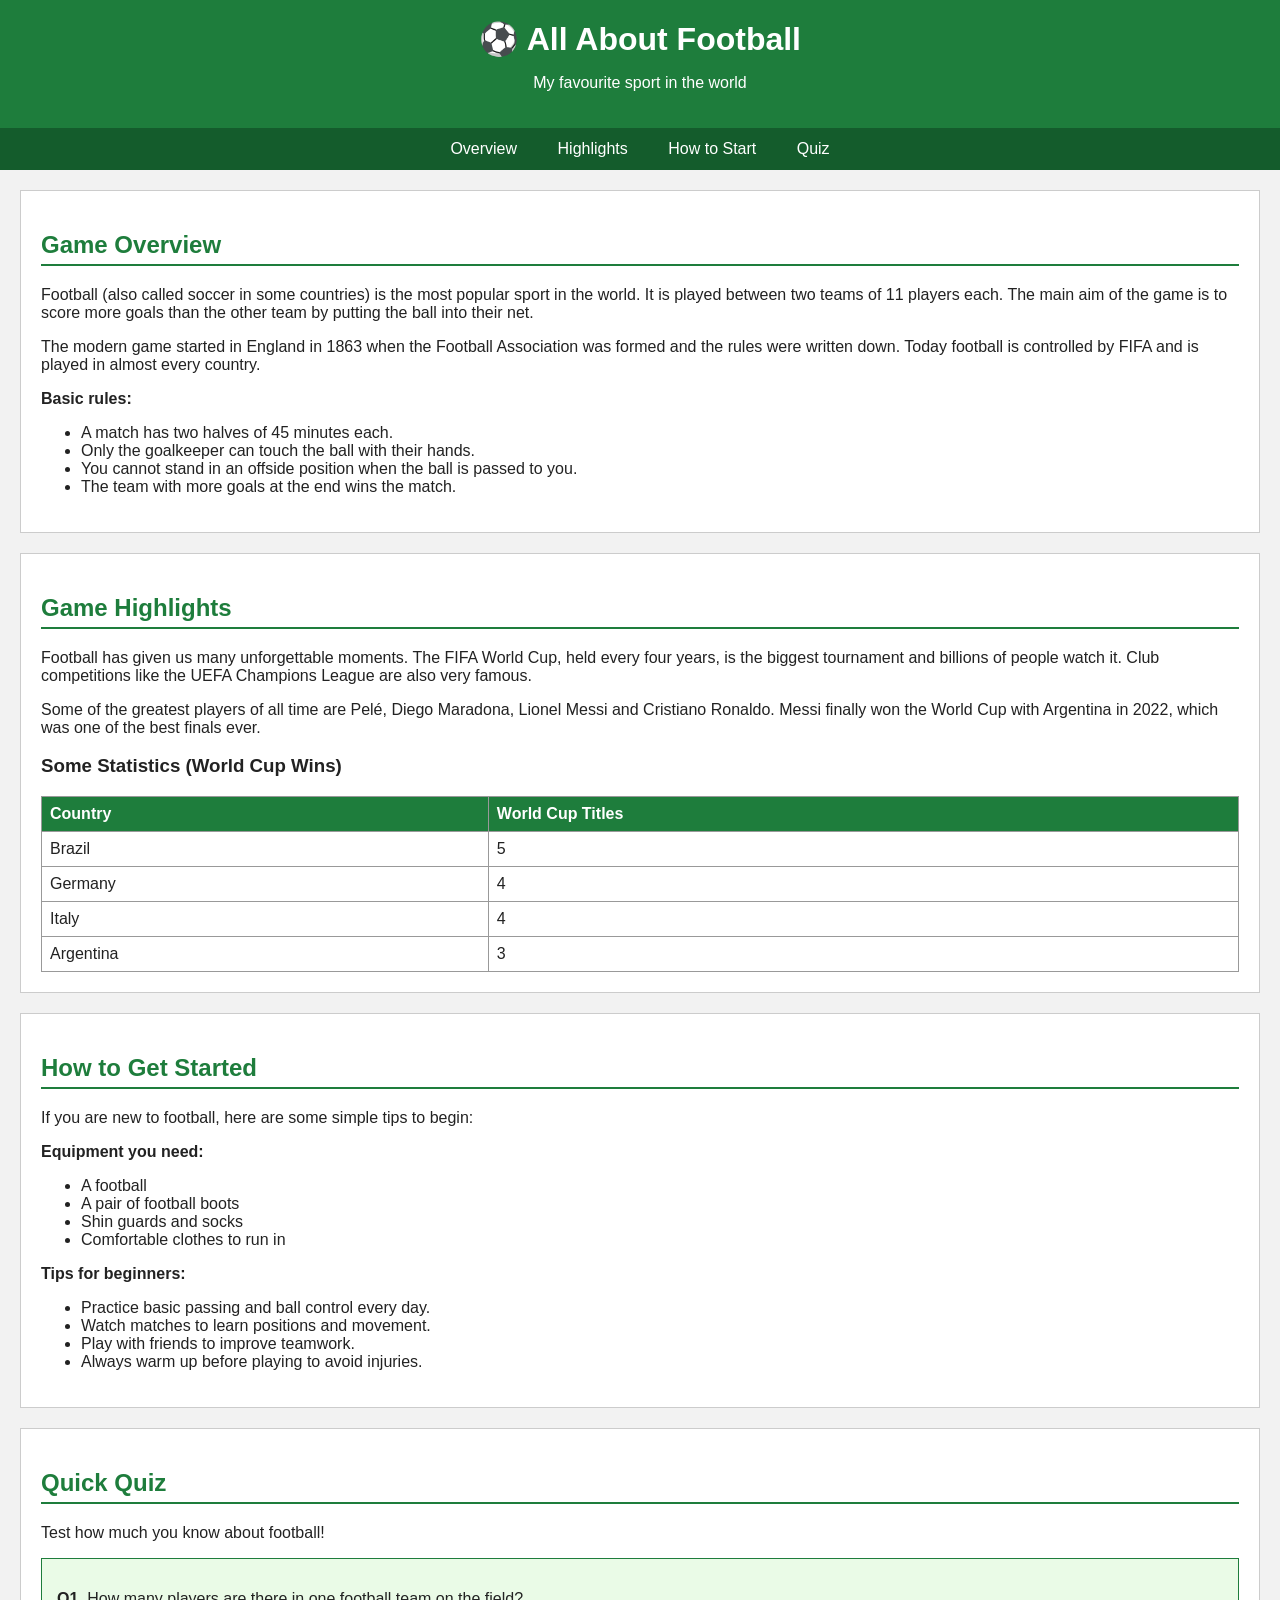
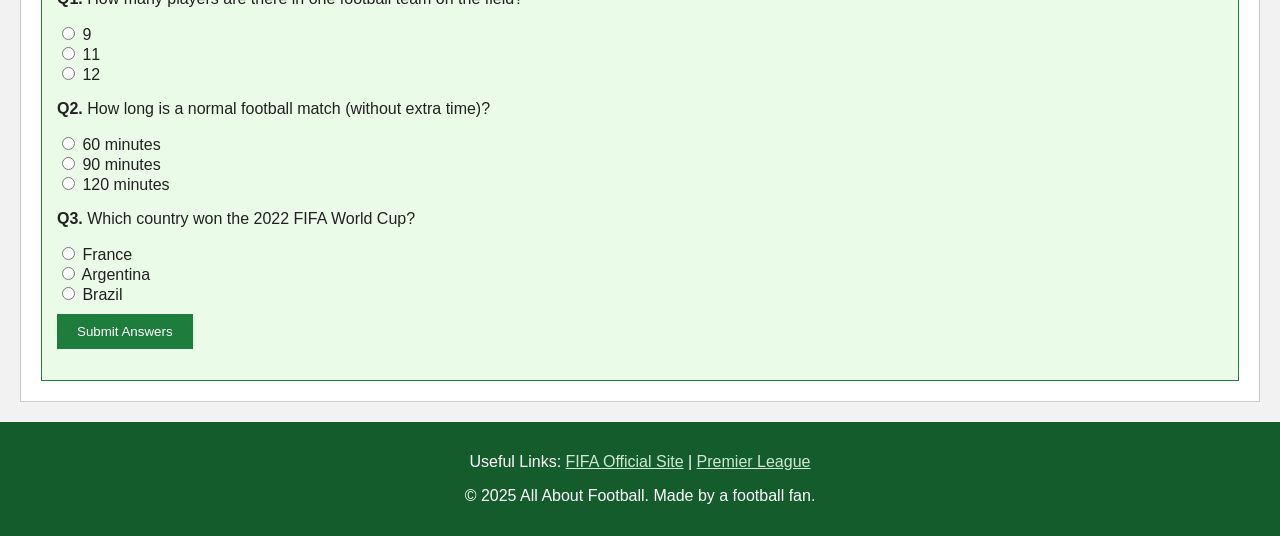
<file: index.html>
<!DOCTYPE html>
<html lang="en">
<head>
    <meta charset="UTF-8">
    <meta name="viewport" content="width=device-width, initial-scale=1.0">
    <title>All About Football</title>

    <!-- my CSS -->
    <style>
        body {
            font-family: Arial, sans-serif;
            margin: 0;
            background-color: #f2f2f2;
            color: #222;
        }

        /* header and nav bar */
        header {
            background-color: #1e7d3c;
            color: white;
            text-align: center;
            padding: 20px;
        }

        header h1 {
            margin: 0;
        }

        nav {
            background-color: #145c2c;
            text-align: center;
        }

        nav a {
            color: white;
            text-decoration: none;
            padding: 12px 18px;
            display: inline-block;
        }

        nav a:hover {
            background-color: #0e3f1e;
        }

        /* sections */
        section {
            background-color: white;
            margin: 20px;
            padding: 20px;
            border: 1px solid #ccc;
        }

        h2 {
            color: #1e7d3c;
            border-bottom: 2px solid #1e7d3c;
            padding-bottom: 5px;
        }

        /* stats table */
        table {
            width: 100%;
            border-collapse: collapse;
            margin-top: 10px;
        }

        table, th, td {
            border: 1px solid #999;
        }

        th, td {
            padding: 8px;
            text-align: left;
        }

        th {
            background-color: #1e7d3c;
            color: white;
        }

        /* quiz */
        #quizBox {
            background-color: #eafbe7;
            padding: 15px;
            border: 1px solid #1e7d3c;
        }

        button {
            background-color: #1e7d3c;
            color: white;
            border: none;
            padding: 10px 20px;
            cursor: pointer;
            margin-top: 10px;
        }

        button:hover {
            background-color: #145c2c;
        }

        #result {
            font-weight: bold;
            margin-top: 10px;
        }

        /* footer */
        footer {
            background-color: #145c2c;
            color: white;
            text-align: center;
            padding: 15px;
            margin-top: 20px;
        }

        footer a {
            color: #cfe9d4;
        }

        /* making it work on phones too */
        @media (max-width: 600px) {
            nav a {
                display: block;
            }
            section {
                margin: 10px;
            }
        }
    </style>
</head>

<body>

    <!-- 1. Header with navigation bar -->
    <header>
        <h1>⚽ All About Football</h1>
        <p>My favourite sport in the world</p>
    </header>

    <nav>
        <a href="#overview">Overview</a>
        <a href="#highlights">Highlights</a>
        <a href="#start">How to Start</a>
        <a href="#quiz">Quiz</a>
    </nav>

    <!-- 2. Game Overview -->
    <section id="overview">
        <h2>Game Overview</h2>
        <p>
            Football (also called soccer in some countries) is the most popular sport
            in the world. It is played between two teams of 11 players each. The main
            aim of the game is to score more goals than the other team by putting the
            ball into their net.
        </p>
        <p>
            The modern game started in England in 1863 when the Football Association
            was formed and the rules were written down. Today football is controlled
            by FIFA and is played in almost every country.
        </p>
        <p><b>Basic rules:</b></p>
        <ul>
            <li>A match has two halves of 45 minutes each.</li>
            <li>Only the goalkeeper can touch the ball with their hands.</li>
            <li>You cannot stand in an offside position when the ball is passed to you.</li>
            <li>The team with more goals at the end wins the match.</li>
        </ul>
    </section>

    <!-- 3. Game Highlights -->
    <section id="highlights">
        <h2>Game Highlights</h2>
        <p>
            Football has given us many unforgettable moments. The FIFA World Cup,
            held every four years, is the biggest tournament and billions of people
            watch it. Club competitions like the UEFA Champions League are also very
            famous.
        </p>
        <p>
            Some of the greatest players of all time are Pelé, Diego Maradona,
            Lionel Messi and Cristiano Ronaldo. Messi finally won the World Cup with
            Argentina in 2022, which was one of the best finals ever.
        </p>

        <h3>Some Statistics (World Cup Wins)</h3>
        <table>
            <tr>
                <th>Country</th>
                <th>World Cup Titles</th>
            </tr>
            <tr>
                <td>Brazil</td>
                <td>5</td>
            </tr>
            <tr>
                <td>Germany</td>
                <td>4</td>
            </tr>
            <tr>
                <td>Italy</td>
                <td>4</td>
            </tr>
            <tr>
                <td>Argentina</td>
                <td>3</td>
            </tr>
        </table>
    </section>

    <!-- 4. How to Get Started -->
    <section id="start">
        <h2>How to Get Started</h2>
        <p>If you are new to football, here are some simple tips to begin:</p>
        <p><b>Equipment you need:</b></p>
        <ul>
            <li>A football</li>
            <li>A pair of football boots</li>
            <li>Shin guards and socks</li>
            <li>Comfortable clothes to run in</li>
        </ul>
        <p><b>Tips for beginners:</b></p>
        <ul>
            <li>Practice basic passing and ball control every day.</li>
            <li>Watch matches to learn positions and movement.</li>
            <li>Play with friends to improve teamwork.</li>
            <li>Always warm up before playing to avoid injuries.</li>
        </ul>
    </section>

    <!-- 5. Interactive Element (JavaScript Quiz) -->
    <section id="quiz">
        <h2>Quick Quiz</h2>
        <p>Test how much you know about football!</p>

        <div id="quizBox">
            <p><b>Q1.</b> How many players are there in one football team on the field?</p>
            <input type="radio" name="q1" value="wrong"> 9 <br>
            <input type="radio" name="q1" value="right"> 11 <br>
            <input type="radio" name="q1" value="wrong"> 12 <br>

            <p><b>Q2.</b> How long is a normal football match (without extra time)?</p>
            <input type="radio" name="q2" value="wrong"> 60 minutes <br>
            <input type="radio" name="q2" value="right"> 90 minutes <br>
            <input type="radio" name="q2" value="wrong"> 120 minutes <br>

            <p><b>Q3.</b> Which country won the 2022 FIFA World Cup?</p>
            <input type="radio" name="q3" value="wrong"> France <br>
            <input type="radio" name="q3" value="right"> Argentina <br>
            <input type="radio" name="q3" value="wrong"> Brazil <br>

            <button onclick="checkQuiz()">Submit Answers</button>
            <p id="result"></p>
        </div>
    </section>

    <!-- 6. Footer -->
    <footer>
        <p>Useful Links:
            <a href="https://www.fifa.com" target="_blank">FIFA Official Site</a> |
            <a href="https://www.premierleague.com" target="_blank">Premier League</a>
        </p>
        <p>&copy; 2025 All About Football. Made by a football fan.</p>
    </footer>

    <!-- my JavaScript for the quiz -->
    <script>
        function checkQuiz() {
            var score = 0;

            // question 1
            var q1 = document.getElementsByName("q1");
            for (var i = 0; i < q1.length; i++) {
                if (q1[i].checked && q1[i].value == "right") {
                    score = score + 1;
                }
            }

            // question 2
            var q2 = document.getElementsByName("q2");
            for (var i = 0; i < q2.length; i++) {
                if (q2[i].checked && q2[i].value == "right") {
                    score = score + 1;
                }
            }

            // question 3
            var q3 = document.getElementsByName("q3");
            for (var i = 0; i < q3.length; i++) {
                if (q3[i].checked && q3[i].value == "right") {
                    score = score + 1;
                }
            }

            // show the result
            document.getElementById("result").innerHTML = "You got " + score + " out of 3 correct!";
        }
    </script>

</body>
</html>
</file>
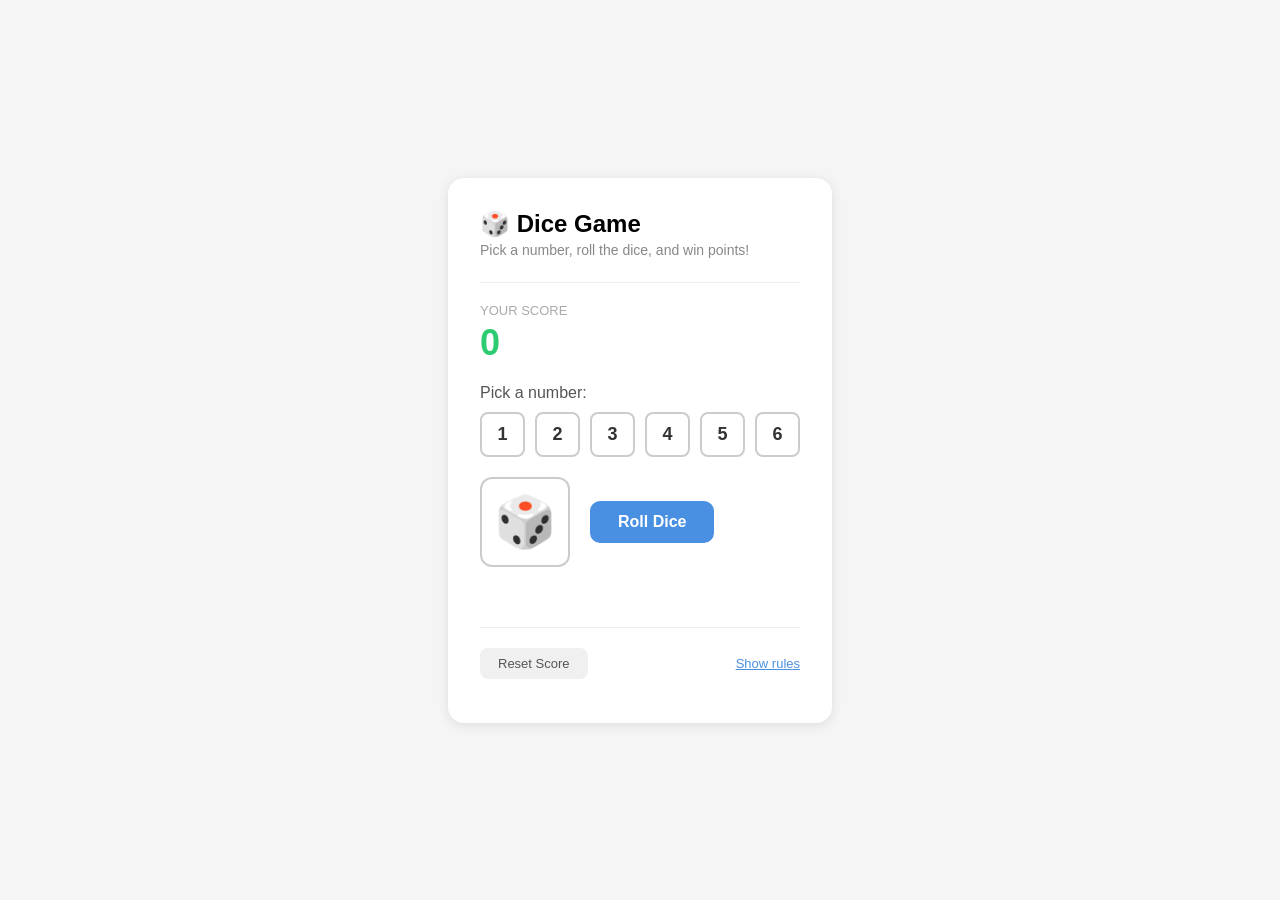
<file: week2/index.html>
<!DOCTYPE html>
<html lang="en">
  <head>
    <meta charset="UTF-8" />
    <meta name="viewport" content="width=device-width, initial-scale=1.0" />
    <title>Dice Game</title>
    <script type="module" crossorigin src="./assets/index-8296eca6.js"></script>
    <link rel="stylesheet" href="./assets/index-a9eed114.css">
  </head>
  <body>
    <div id="root"></div>
    
  </body>
</html>
</file>
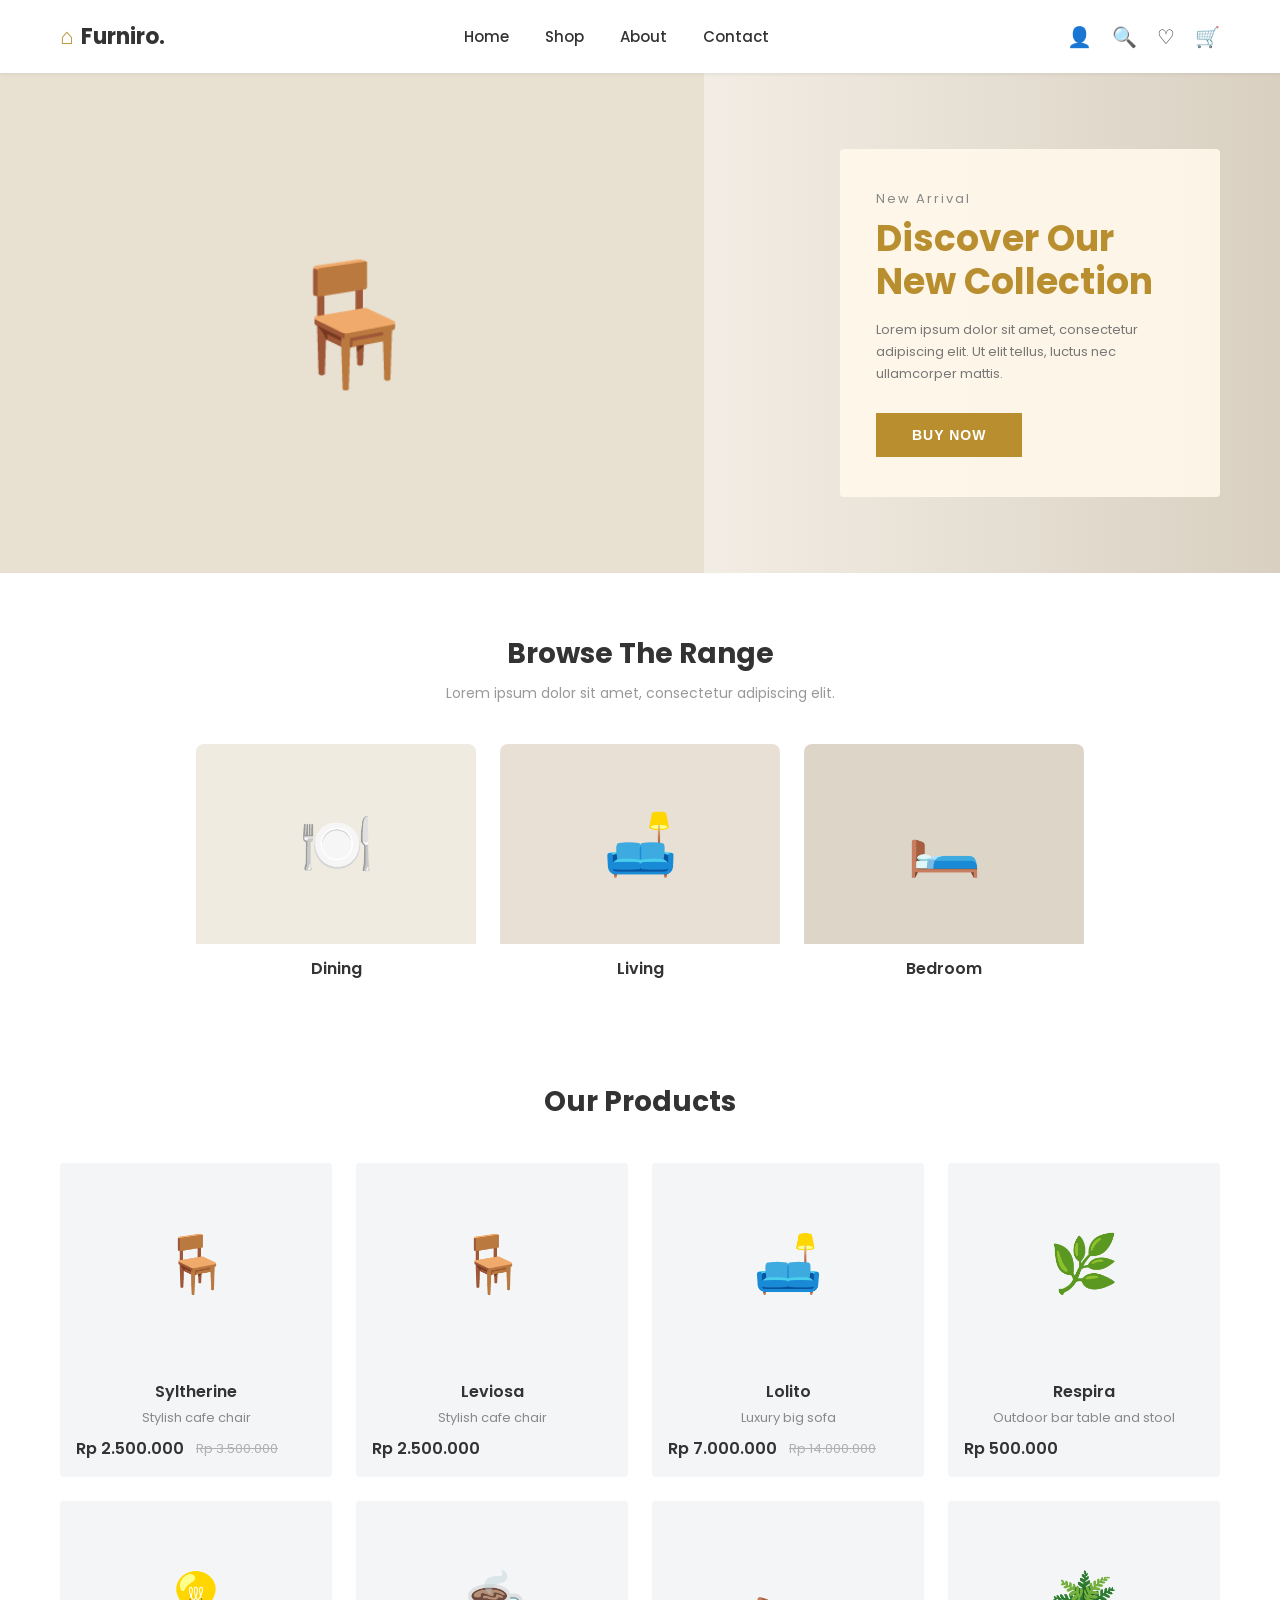
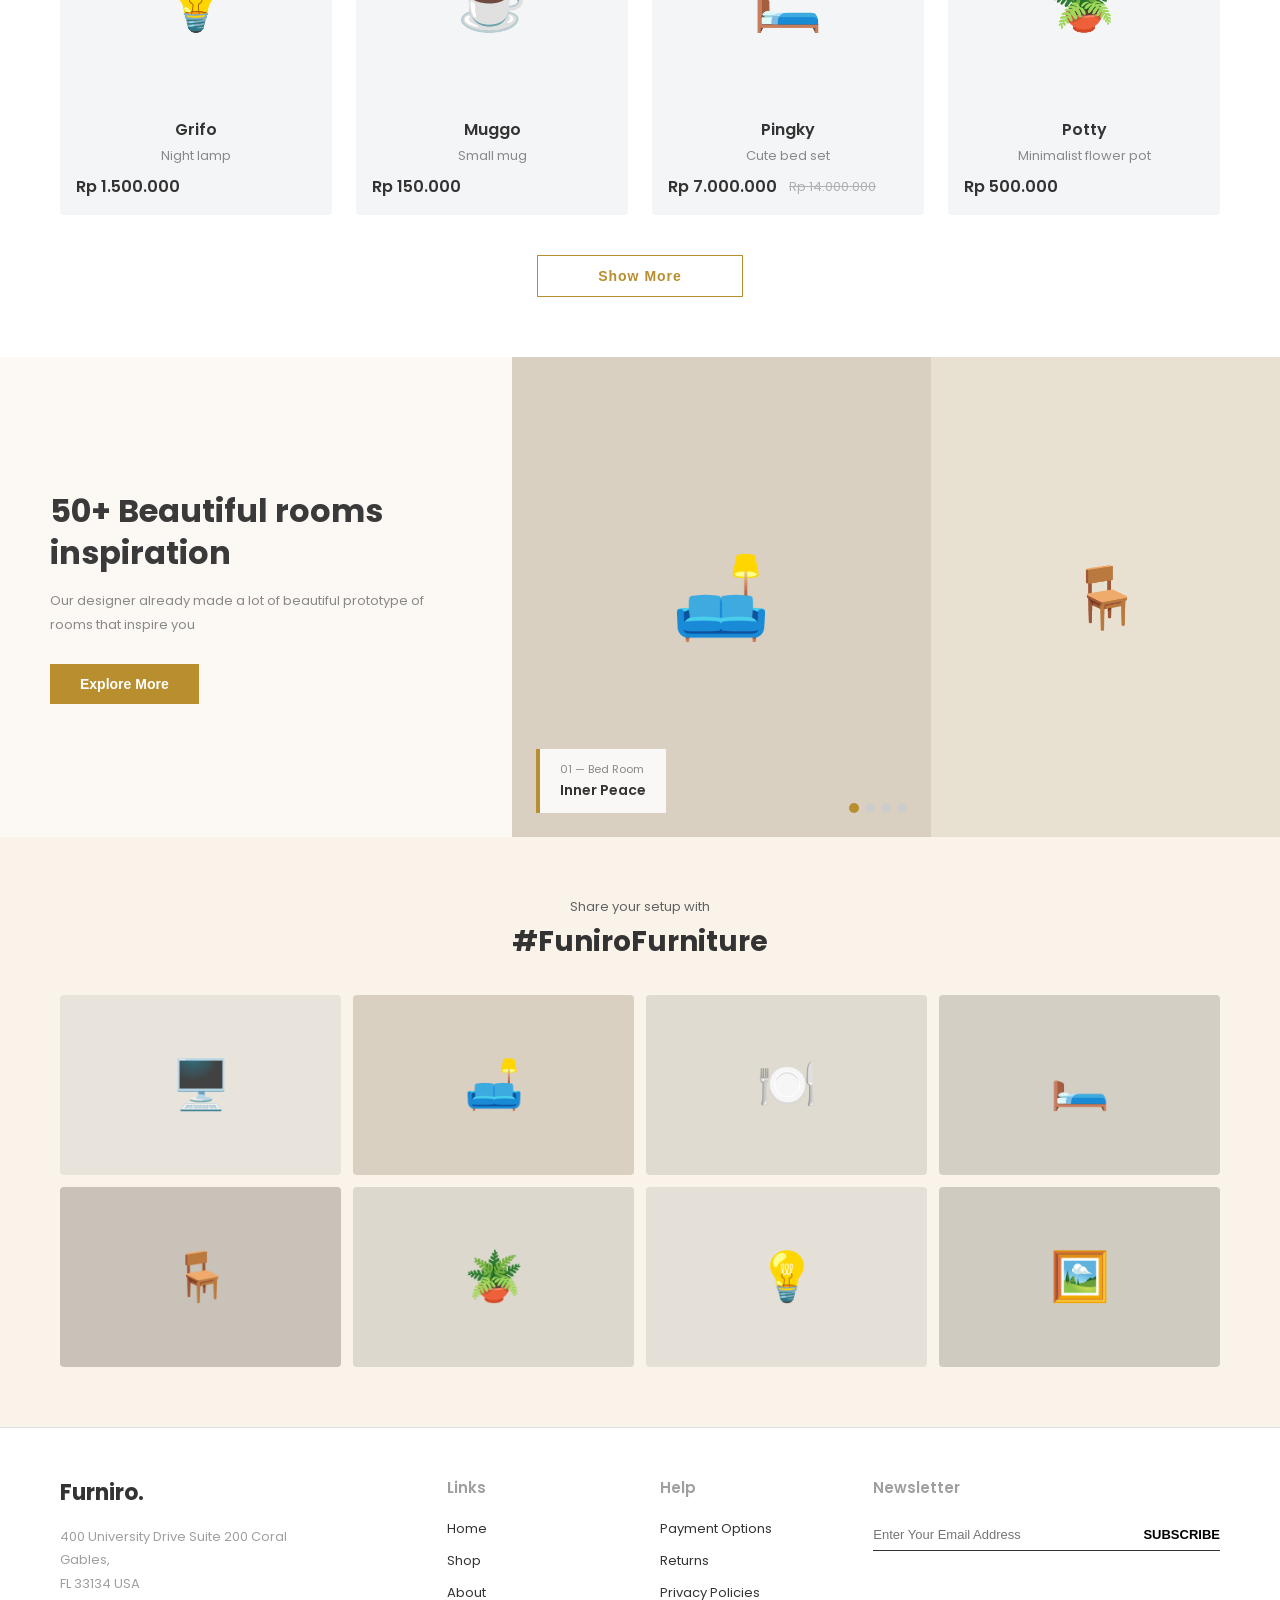
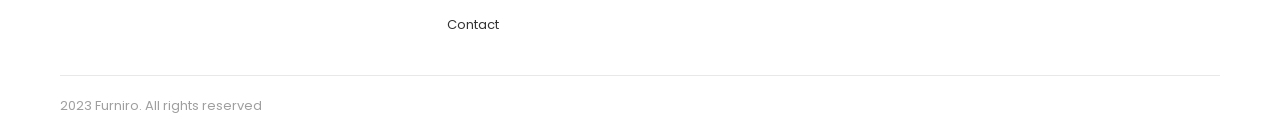
<file: week3/index.html>
<!DOCTYPE html>
<html lang="en">
  <head>
    <meta charset="UTF-8" />
    <meta name="viewport" content="width=device-width, initial-scale=1.0" />
    <title>Furniro</title>
    <link href="https://fonts.googleapis.com/css2?family=Poppins:wght@400;500;600;700&display=swap" rel="stylesheet" />
    <script type="module" crossorigin src="./assets/index-998d7491.js"></script>
    <link rel="stylesheet" href="./assets/index-9e86ea74.css">
  </head>
  <body>
    <div id="root"></div>
    
  </body>
</html>
</file>
<file: week2/assets/index-a9eed114.css>
*{margin:0;padding:0;box-sizing:border-box}body{font-family:sans-serif;background-color:#f5f5f5;min-height:100vh;display:flex;justify-content:center;align-items:center}
</file>
<file: week3/assets/index-9e86ea74.css>
*{margin:0;padding:0;box-sizing:border-box}body{font-family:Poppins,sans-serif;color:#333;background:#fff}a{text-decoration:none;color:inherit}
</file>
